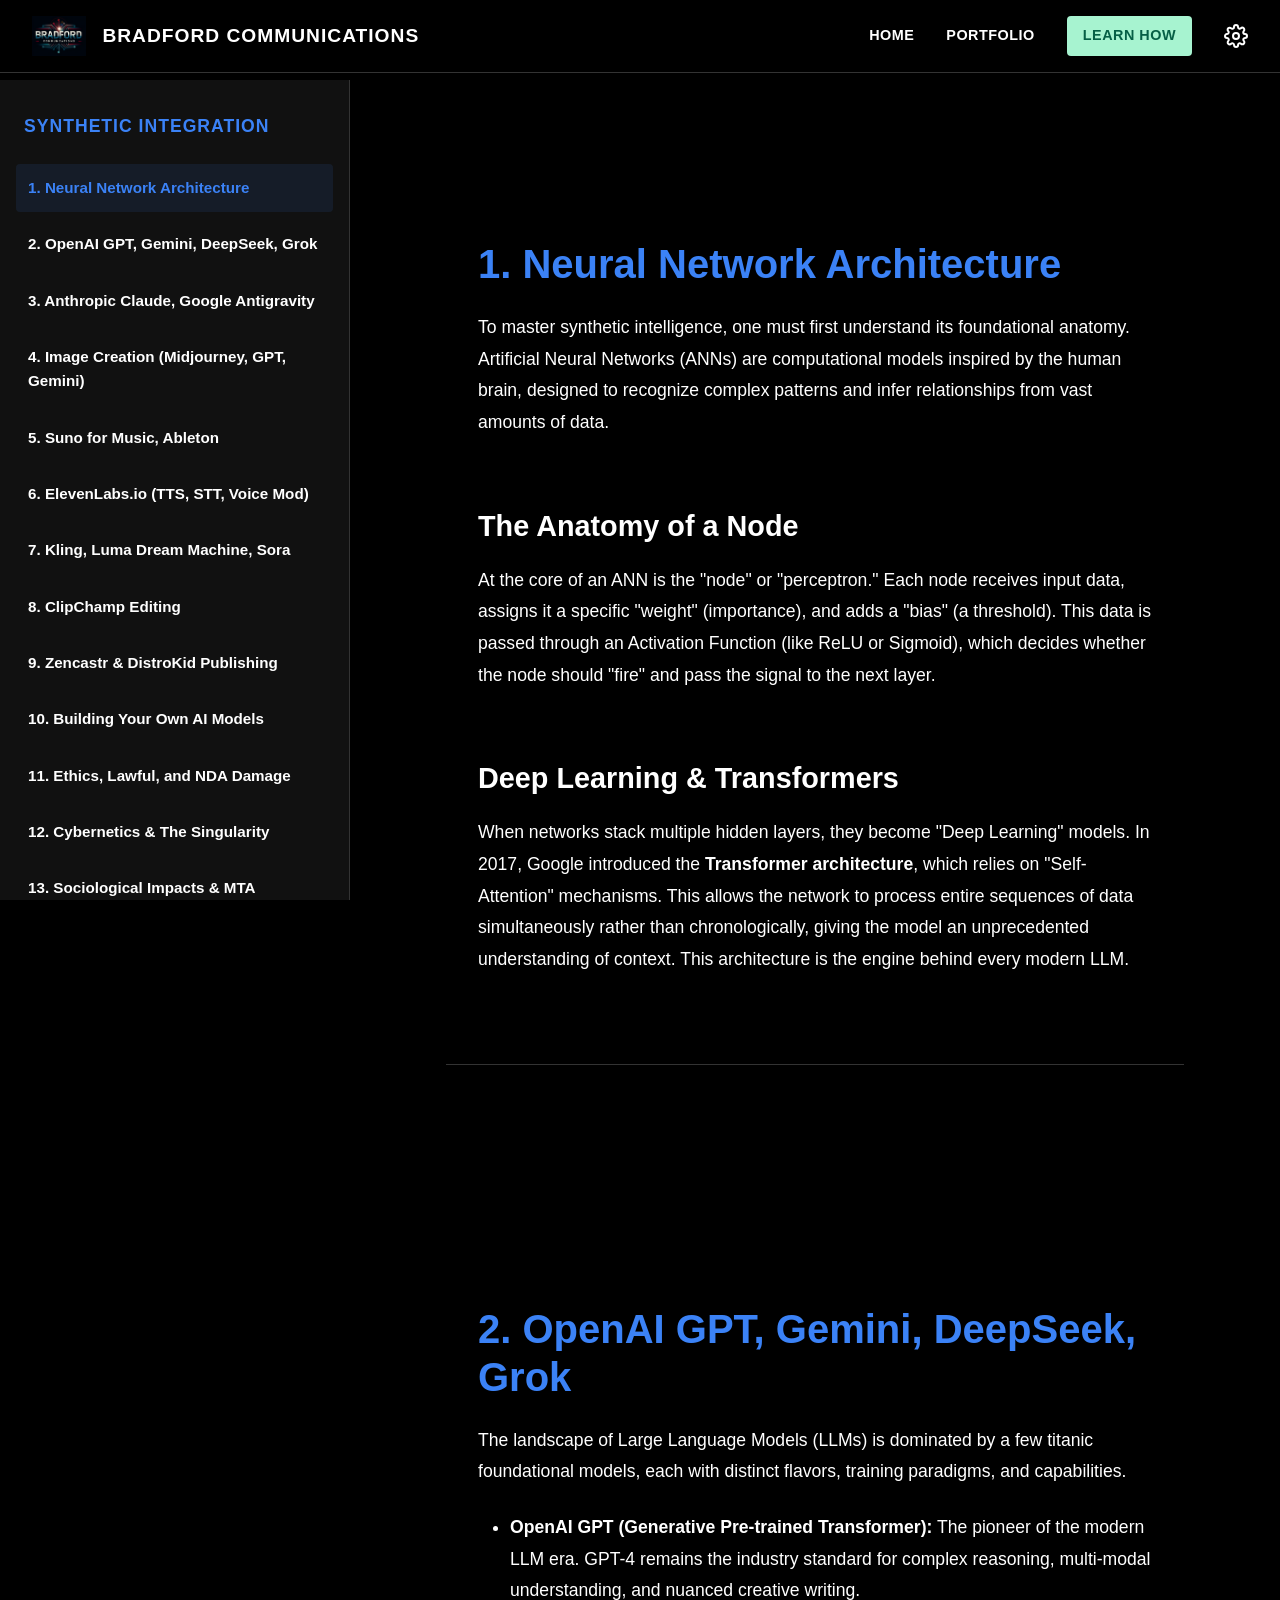
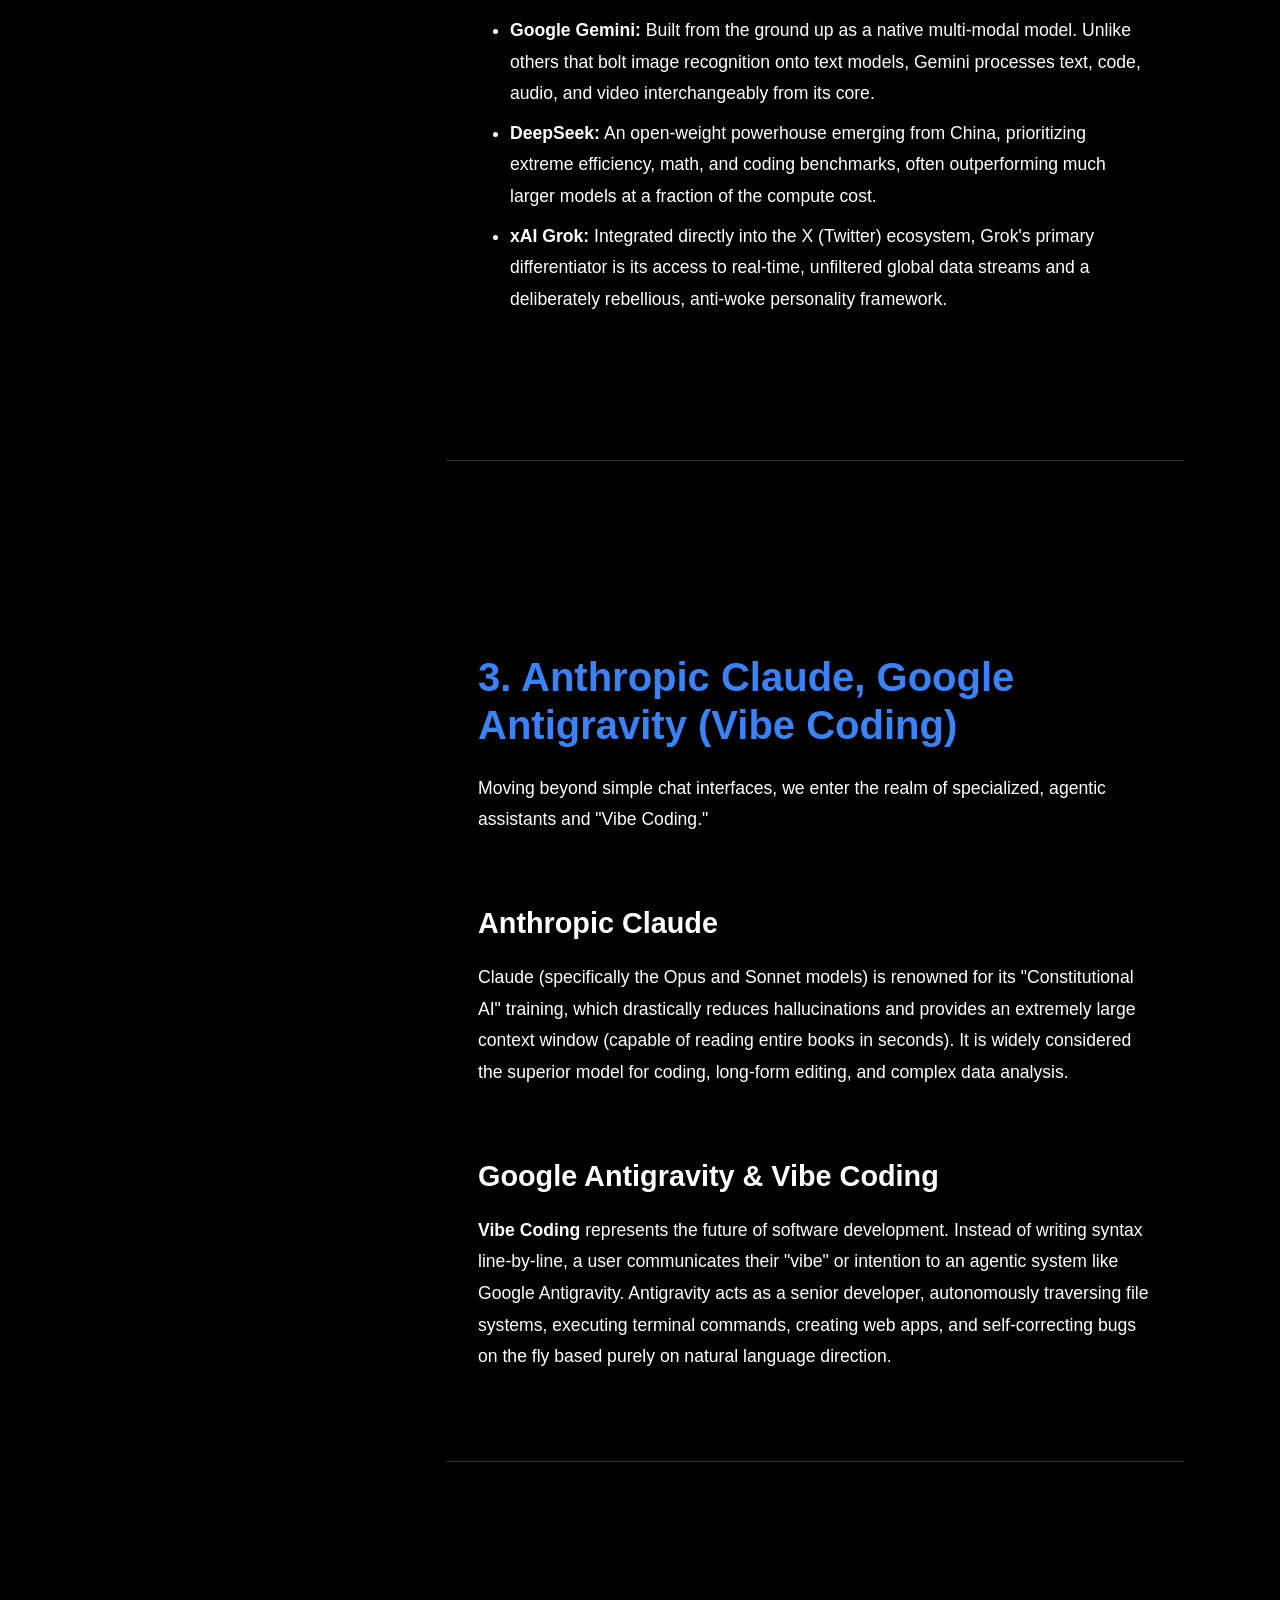
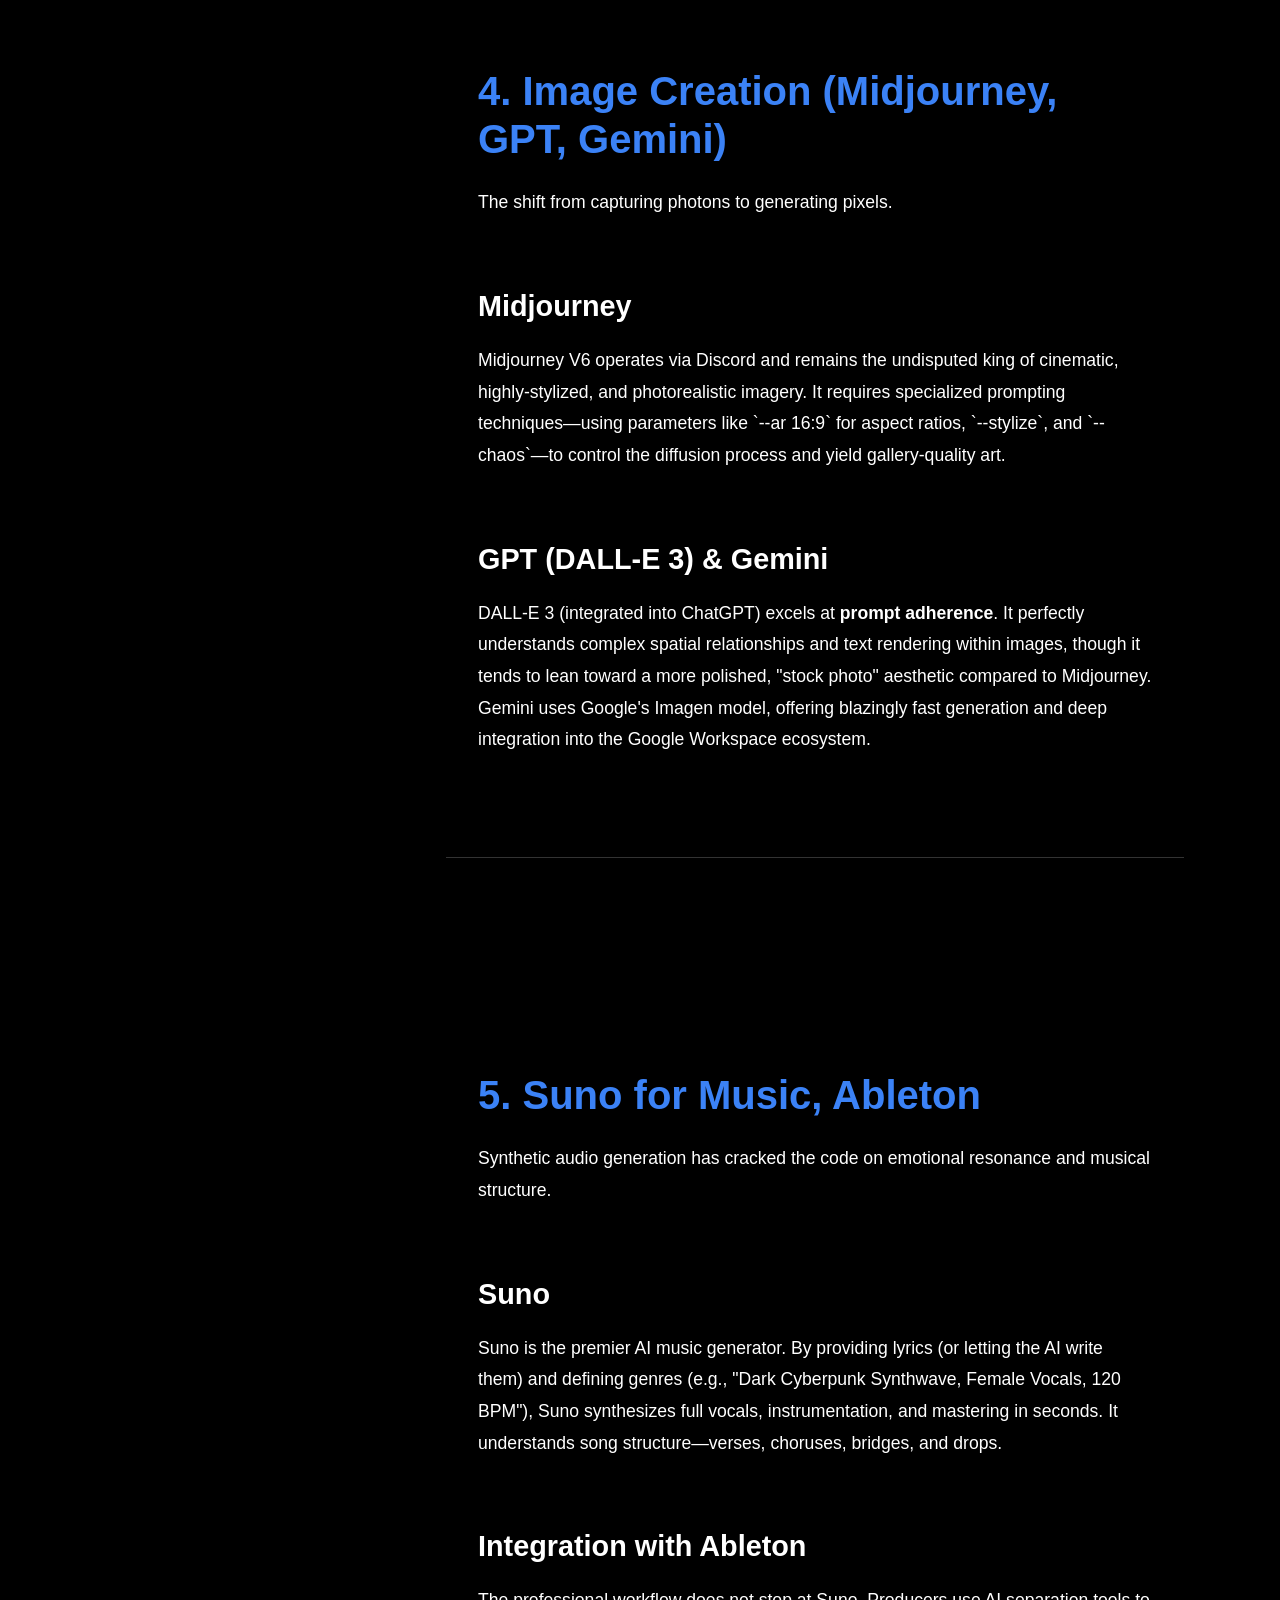
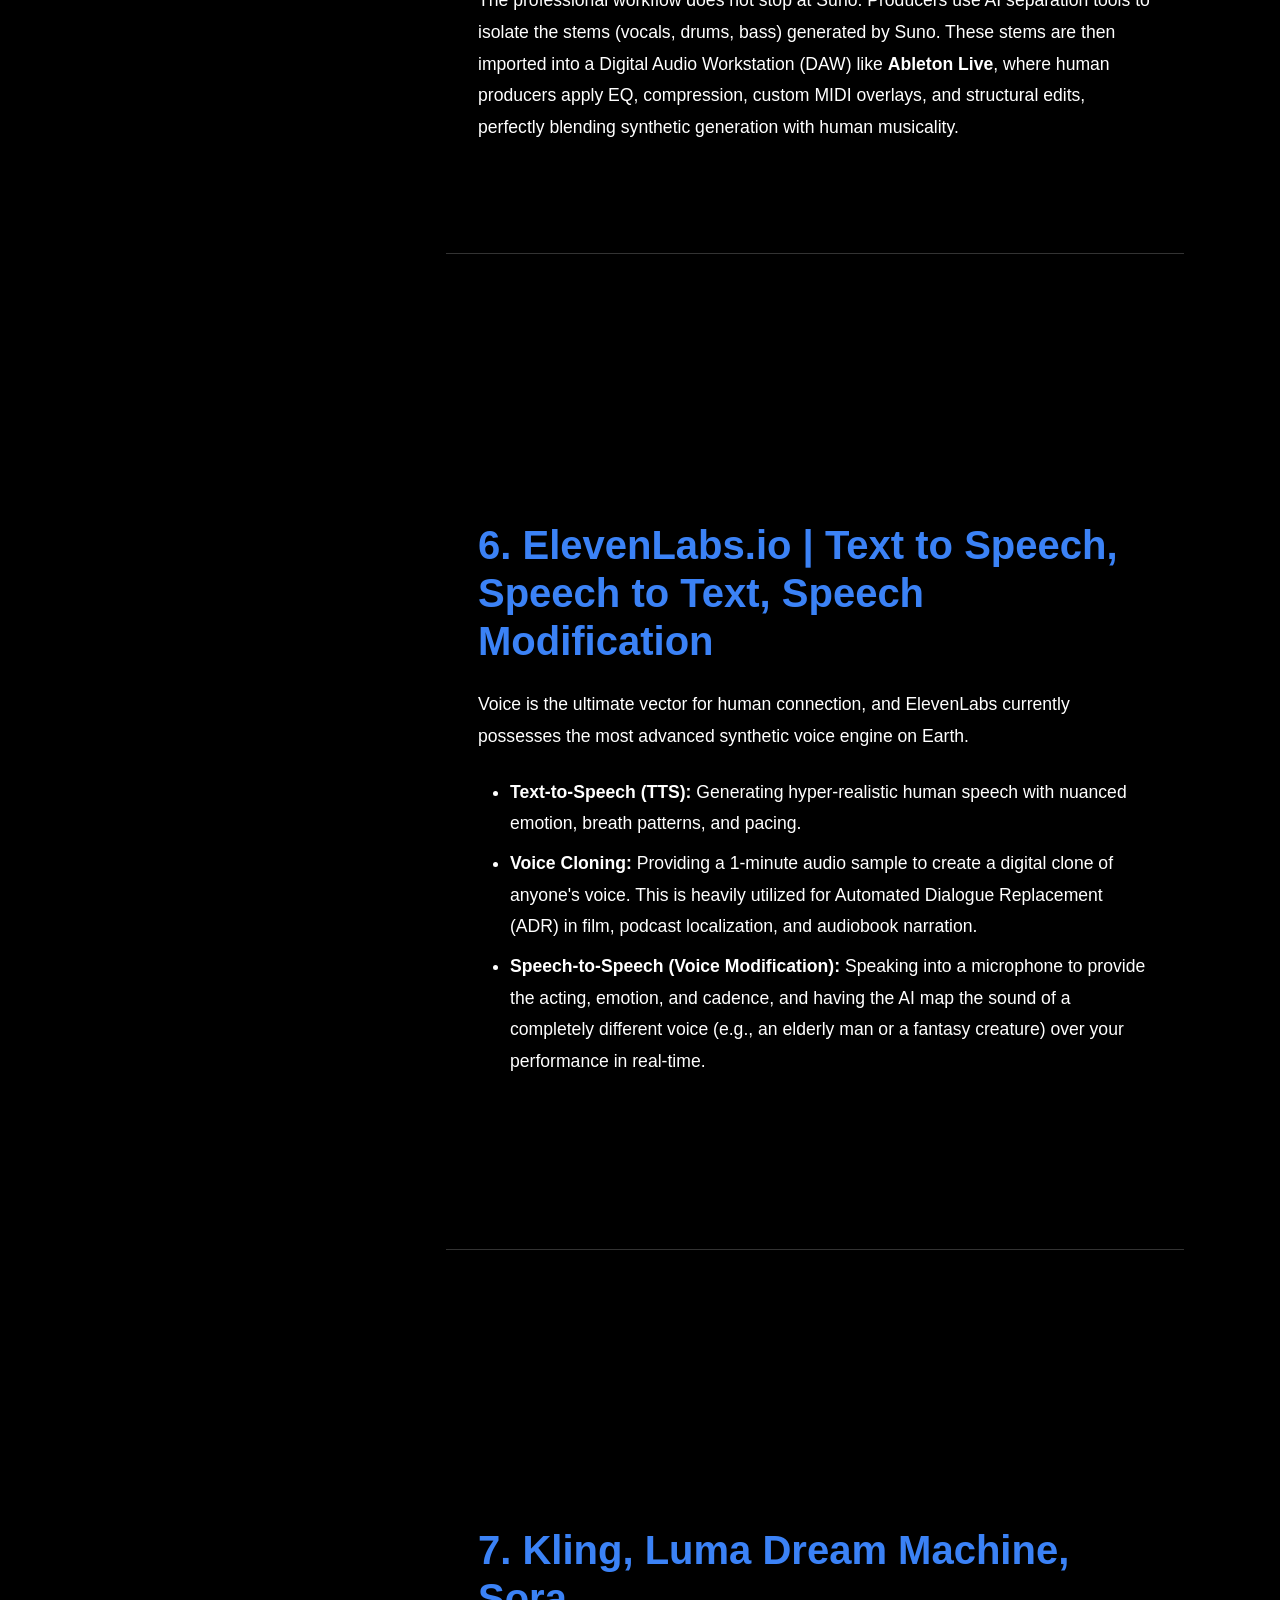
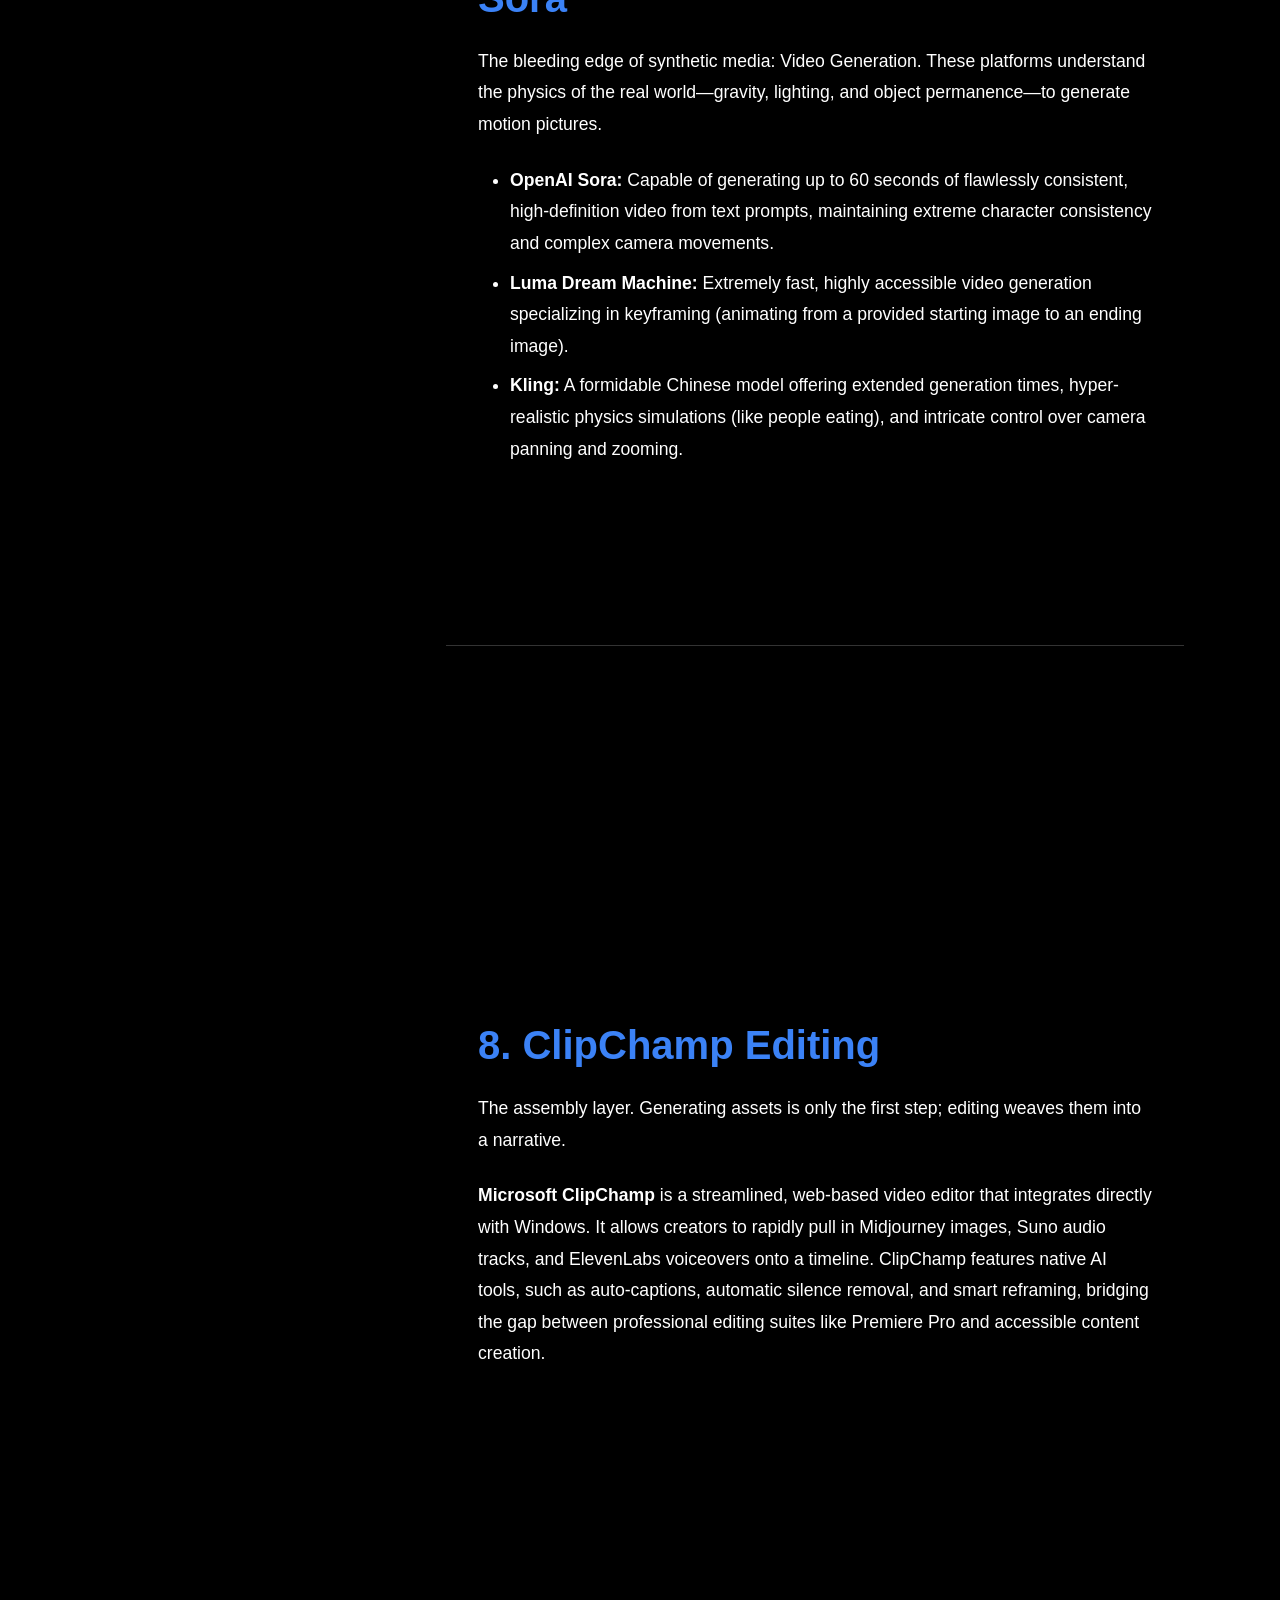
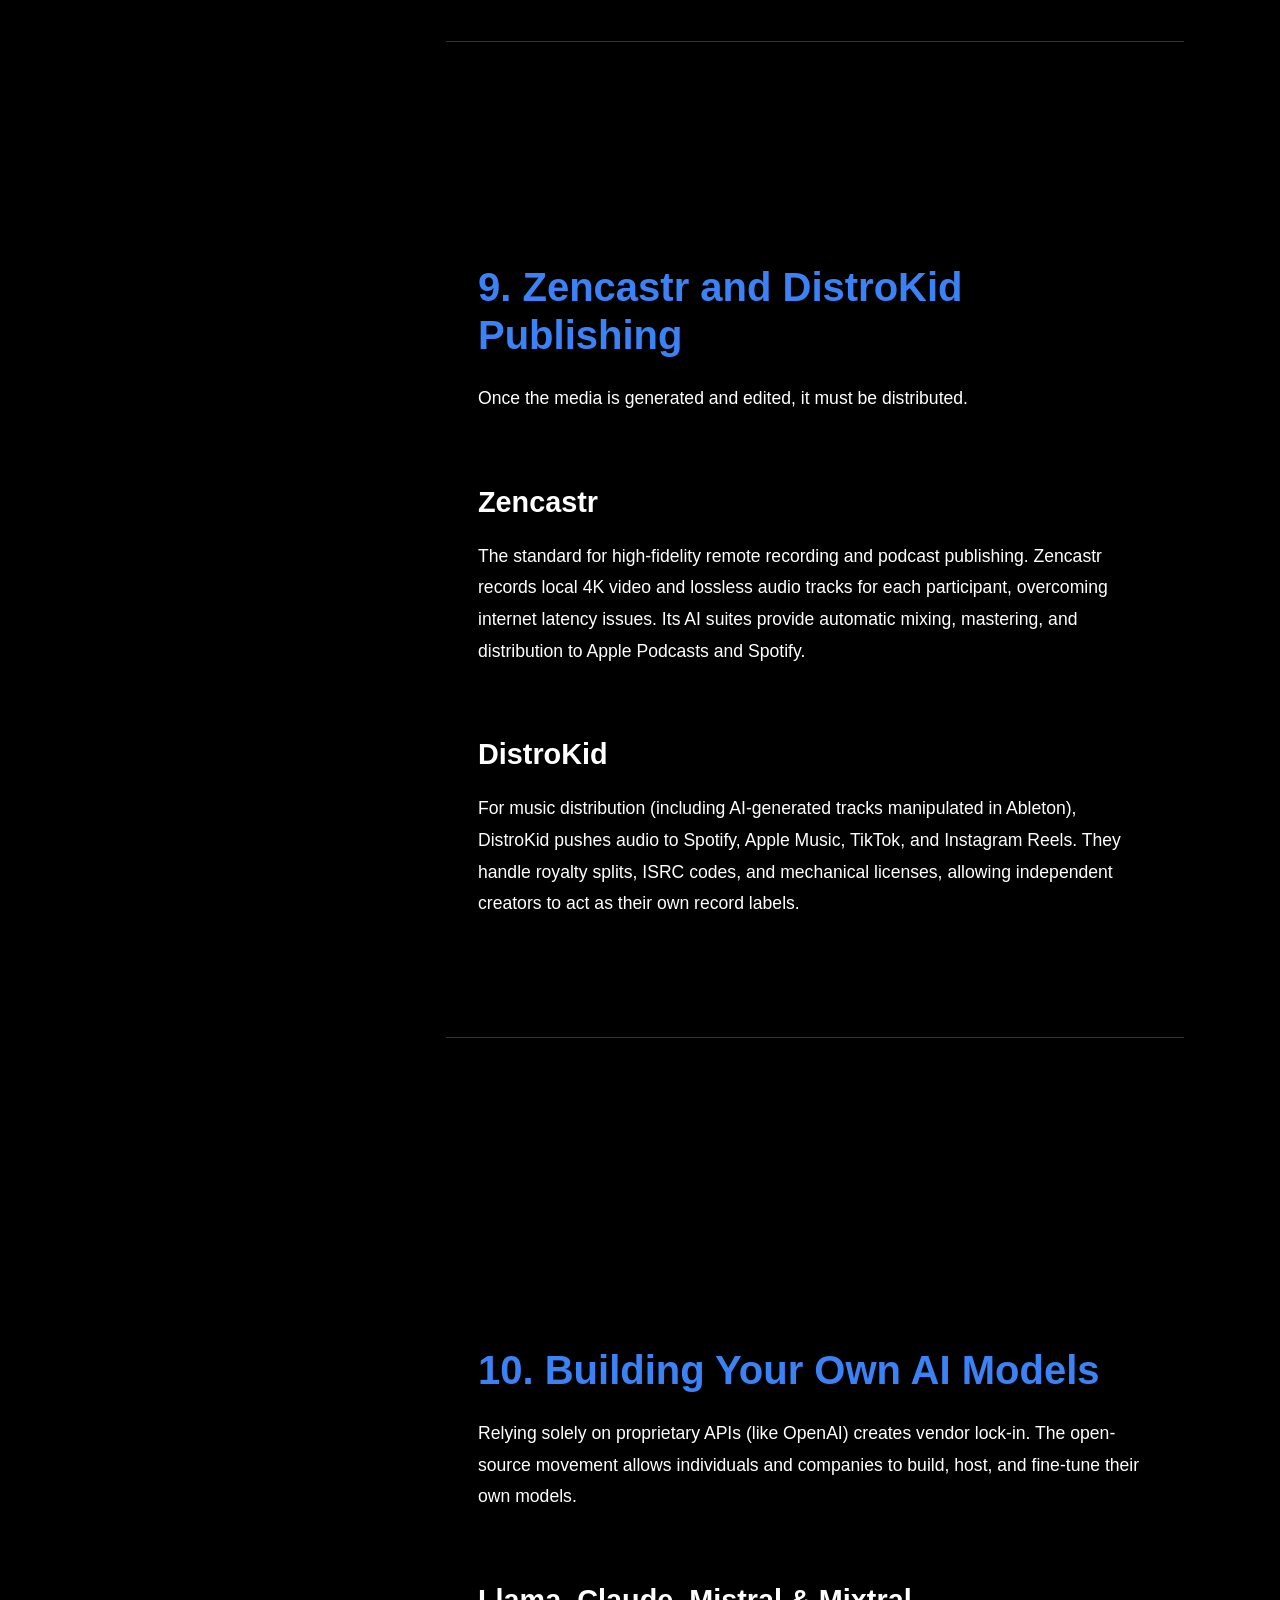
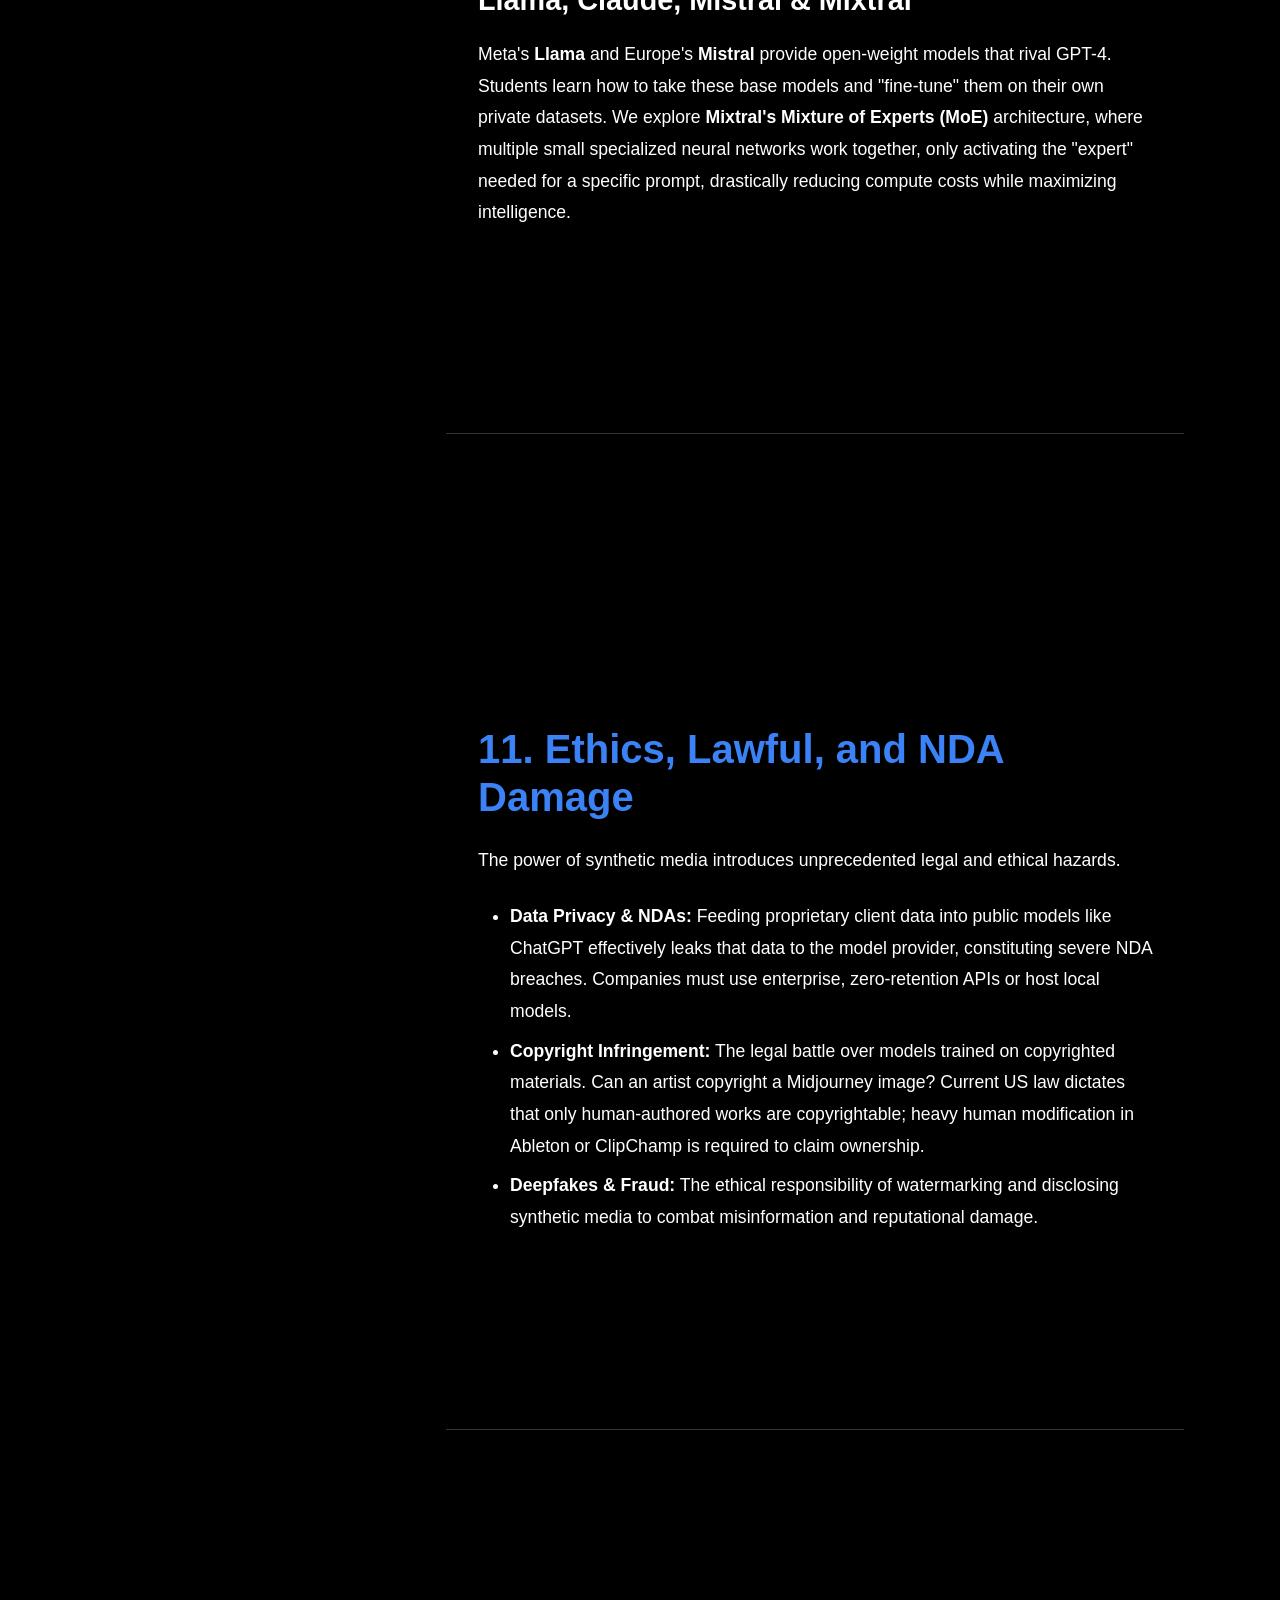
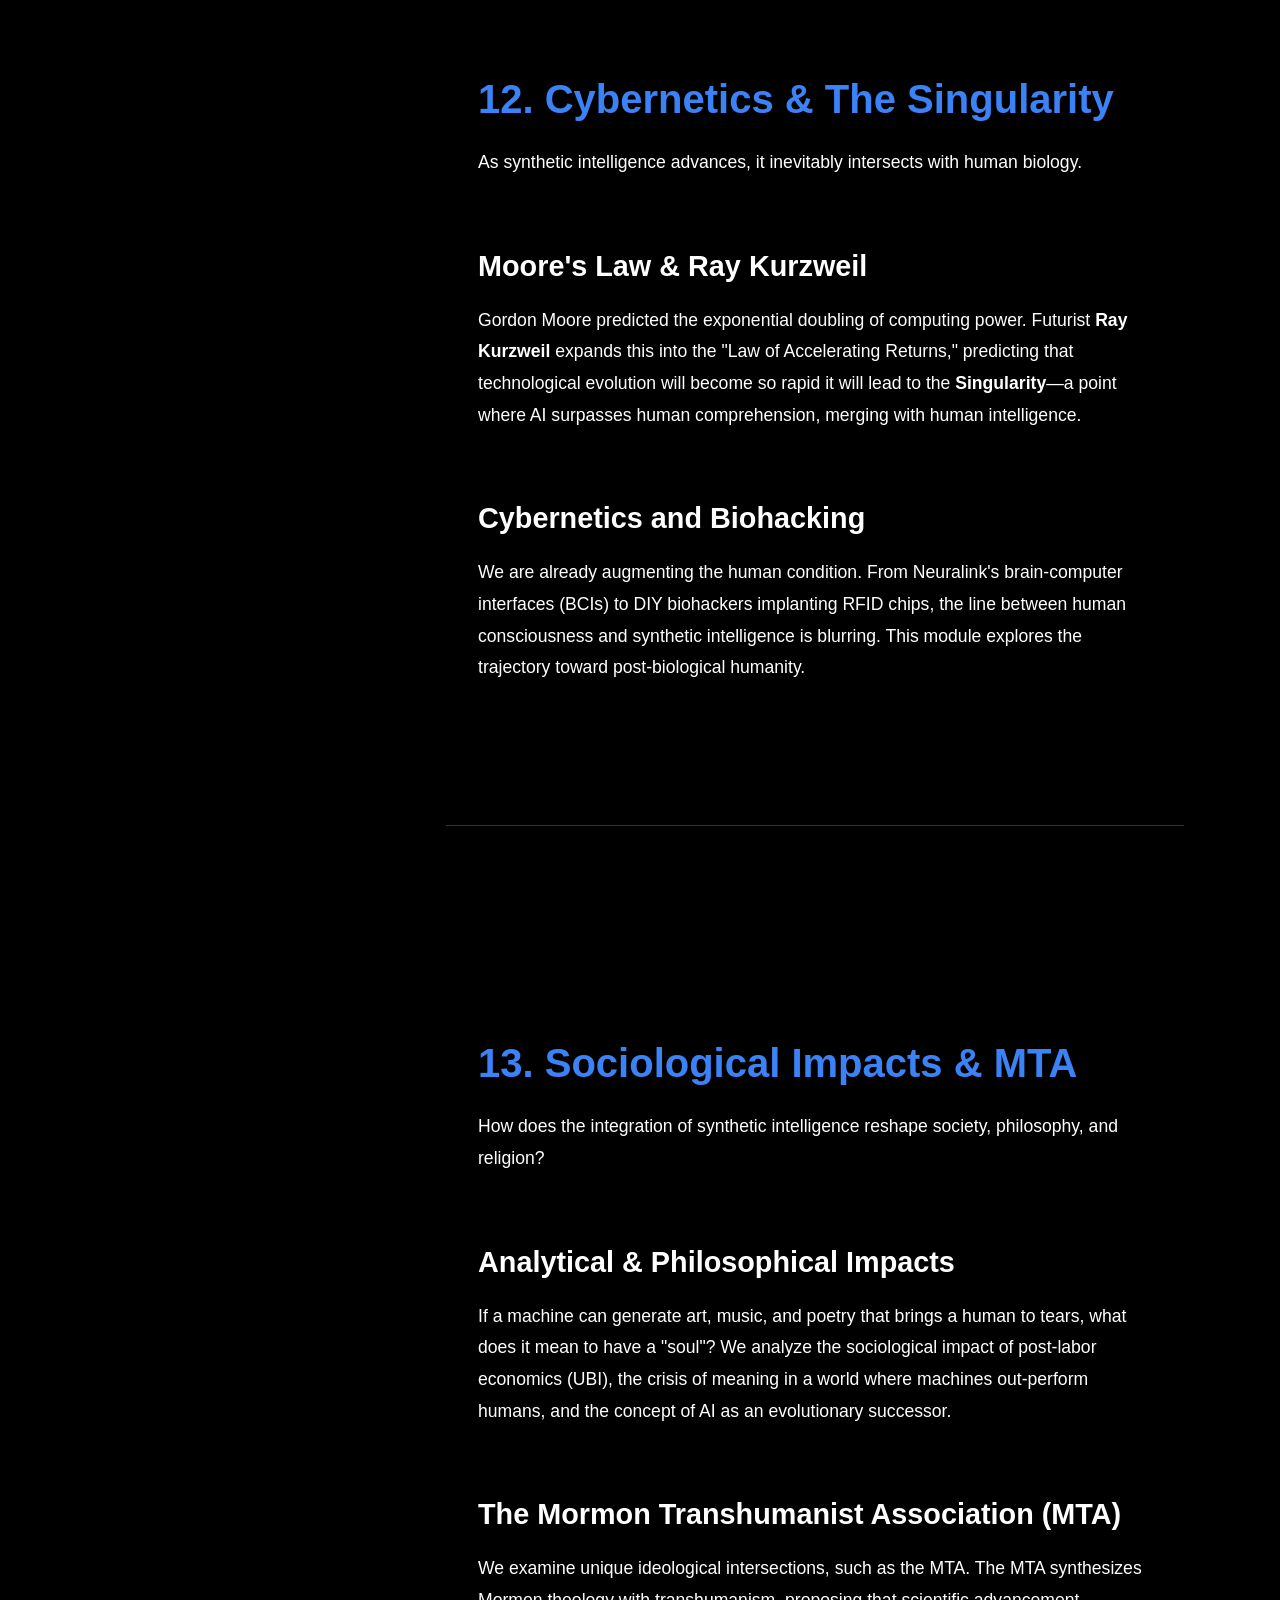
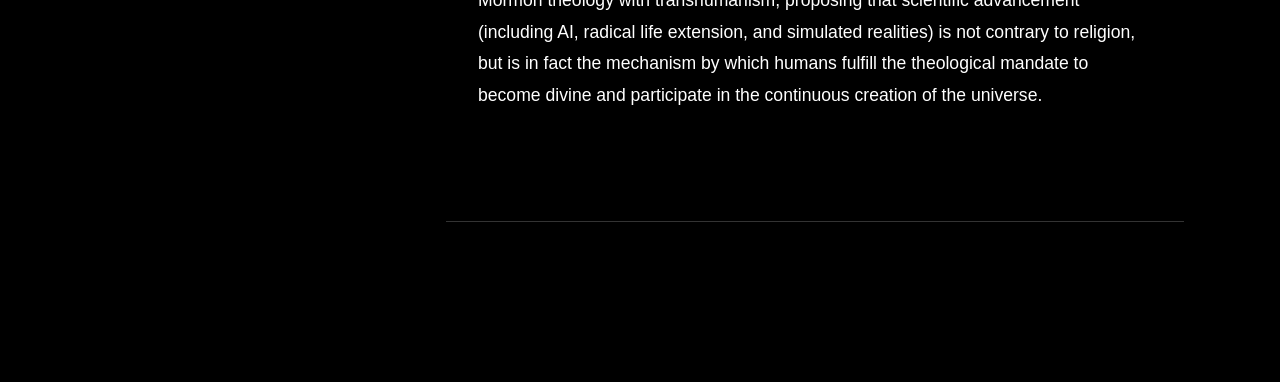
<file: curriculum.html>
<!DOCTYPE html>
<html lang="en">
<head>
    <meta charset="UTF-8">
    <meta name="viewport" content="width=device-width, initial-scale=1.0">
    <title>Synthetic Intelligence Integration - Bradford Communications LLC</title>
    <link rel="stylesheet" href="style.css">
    <link rel="icon" type="image/png" href="assets/logo.png">
    <style>
        body {
            font-family: Arial, Helvetica, sans-serif !important;
        }
        
        .curriculum-layout {
            display: flex;
            margin-top: 80px;
            min-height: calc(100vh - 80px);
        }

        .curriculum-sidebar {
            width: 350px;
            background-color: var(--card-bg);
            border-right: 1px solid var(--border-color);
            position: fixed;
            height: calc(100vh - 80px);
            overflow-y: auto;
            padding: 2rem 1rem;
            z-index: 10;
        }

        .curriculum-sidebar h3 {
            margin-bottom: 1.5rem;
            color: var(--primary-color);
            text-transform: uppercase;
            font-size: 1.1rem;
            letter-spacing: 1px;
            padding-left: 0.5rem;
        }

        .curriculum-sidebar ul {
            list-style: none;
            display: flex;
            flex-direction: column;
            gap: 0.5rem;
            padding-left: 0;
        }

        .curriculum-sidebar a {
            font-weight: bold;
            font-size: 0.95rem;
            display: block;
            padding: 0.75rem;
            border-radius: 4px;
            transition: background-color 0.2s;
            text-decoration: none;
            color: var(--text-color);
        }

        .curriculum-sidebar a:hover, .curriculum-sidebar a.active {
            background-color: rgba(59, 130, 246, 0.1);
            color: var(--primary-color);
        }

        .curriculum-content-area {
            margin-left: 350px;
            padding: 4rem 6rem;
            max-width: 1000px;
            width: 100%;
        }

        .module-section {
            margin-bottom: 6rem;
            padding-bottom: 4rem;
            border-bottom: 1px solid var(--border-color);
        }

        .module-section h1 {
            font-size: 2.5rem;
            margin-bottom: 1.5rem;
            color: var(--primary-color);
            line-height: 1.2;
        }

        .module-section h2 {
            font-size: 1.8rem;
            margin-top: 2.5rem;
            margin-bottom: 1rem;
        }

        .module-section p {
            font-size: 1.1rem;
            line-height: 1.8;
            margin-bottom: 1.5rem;
        }

        .module-section ul {
            margin-left: 2rem;
            margin-bottom: 1.5rem;
            font-size: 1.1rem;
            line-height: 1.8;
        }

        .module-section li {
            margin-bottom: 0.5rem;
        }

        @media (max-width: 900px) {
            .curriculum-layout {
                flex-direction: column;
            }
            .curriculum-sidebar {
                width: 100%;
                position: relative;
                height: auto;
                border-right: none;
                border-bottom: 1px solid var(--border-color);
            }
            .curriculum-content-area {
                margin-left: 0;
                padding: 2rem;
            }
            .module-section h1 {
                font-size: 2.2rem;
            }
        }
    </style>
</head>
<body>
    <header class="site-header">
        <div class="logo-container">
            <a href="index.html" style="display:flex; align-items:center; gap:1rem; text-decoration:none;">
                <img src="assets/logo.png" alt="Bradford Communications Logo" class="logo" id="site-logo">
                <span class="logo-text">BRADFORD COMMUNICATIONS</span>
            </a>
        </div>
        <nav class="main-nav">
            <a href="index.html#hero">Home</a>
            <a href="index.html#portfolio">Portfolio</a>
            <a href="curriculum.html" class="nav-btn-green">Learn How</a>
            <button id="theme-toggle" class="theme-toggle-btn" aria-label="Toggle Light/Dark Mode">
                <svg xmlns="http://www.w3.org/2000/svg" width="24" height="24" viewBox="0 0 24 24" fill="none" stroke="currentColor" stroke-width="2" stroke-linecap="round" stroke-linejoin="round">
                    <circle cx="12" cy="12" r="3"></circle>
                    <path d="M19.4 15a1.65 1.65 0 0 0 .33 1.82l.06.06a2 2 0 0 1 0 2.83 2 2 0 0 1-2.83 0l-.06-.06a1.65 1.65 0 0 0-1.82-.33 1.65 1.65 0 0 0-1 1.51V21a2 2 0 0 1-2 2 2 2 0 0 1-2-2v-.09A1.65 1.65 0 0 0 9 19.4a1.65 1.65 0 0 0-1.82.33l-.06.06a2 2 0 0 1-2.83 0 2 2 0 0 1 0-2.83l.06-.06a1.65 1.65 0 0 0 .33-1.82 1.65 1.65 0 0 0-1.51-1H3a2 2 0 0 1-2-2 2 2 0 0 1 2-2h.09A1.65 1.65 0 0 0 4.6 9a1.65 1.65 0 0 0-.33-1.82l-.06-.06a2 2 0 0 1 0-2.83 2 2 0 0 1 2.83 0l.06.06a1.65 1.65 0 0 0 1.82.33H9a1.65 1.65 0 0 0 1-1.51V3a2 2 0 0 1 2-2 2 2 0 0 1 2 2v.09a1.65 1.65 0 0 0 1 1.51 1.65 1.65 0 0 0 1.82-.33l.06-.06a2 2 0 0 1 2.83 0 2 2 0 0 1 0 2.83l-.06.06a1.65 1.65 0 0 0-.33 1.82V9a1.65 1.65 0 0 0 1.51 1H21a2 2 0 0 1 2 2 2 2 0 0 1-2 2h-.09a1.65 1.65 0 0 0-1.51 1z"></path>
                </svg>
            </button>
        </nav>
    </header>

    <div class="curriculum-layout">
        <aside class="curriculum-sidebar">
            <h3>Synthetic Integration</h3>
            <ul id="curriculum-nav">
                <li><a href="#mod-1" class="active">1. Neural Network Architecture</a></li>
                <li><a href="#mod-2">2. OpenAI GPT, Gemini, DeepSeek, Grok</a></li>
                <li><a href="#mod-3">3. Anthropic Claude, Google Antigravity</a></li>
                <li><a href="#mod-4">4. Image Creation (Midjourney, GPT, Gemini)</a></li>
                <li><a href="#mod-5">5. Suno for Music, Ableton</a></li>
                <li><a href="#mod-6">6. ElevenLabs.io (TTS, STT, Voice Mod)</a></li>
                <li><a href="#mod-7">7. Kling, Luma Dream Machine, Sora</a></li>
                <li><a href="#mod-8">8. ClipChamp Editing</a></li>
                <li><a href="#mod-9">9. Zencastr & DistroKid Publishing</a></li>
                <li><a href="#mod-10">10. Building Your Own AI Models</a></li>
                <li><a href="#mod-11">11. Ethics, Lawful, and NDA Damage</a></li>
                <li><a href="#mod-12">12. Cybernetics & The Singularity</a></li>
                <li><a href="#mod-13">13. Sociological Impacts & MTA</a></li>
            </ul>
        </aside>

        <main class="curriculum-content-area">
            
            <section id="mod-1" class="module-section">
                <h1>1. Neural Network Architecture</h1>
                <p>To master synthetic intelligence, one must first understand its foundational anatomy. Artificial Neural Networks (ANNs) are computational models inspired by the human brain, designed to recognize complex patterns and infer relationships from vast amounts of data.</p>
                <h2>The Anatomy of a Node</h2>
                <p>At the core of an ANN is the "node" or "perceptron." Each node receives input data, assigns it a specific "weight" (importance), and adds a "bias" (a threshold). This data is passed through an Activation Function (like ReLU or Sigmoid), which decides whether the node should "fire" and pass the signal to the next layer.</p>
                <h2>Deep Learning & Transformers</h2>
                <p>When networks stack multiple hidden layers, they become "Deep Learning" models. In 2017, Google introduced the <strong>Transformer architecture</strong>, which relies on "Self-Attention" mechanisms. This allows the network to process entire sequences of data simultaneously rather than chronologically, giving the model an unprecedented understanding of context. This architecture is the engine behind every modern LLM.</p>
            </section>

            <section id="mod-2" class="module-section">
                <h1>2. OpenAI GPT, Gemini, DeepSeek, Grok</h1>
                <p>The landscape of Large Language Models (LLMs) is dominated by a few titanic foundational models, each with distinct flavors, training paradigms, and capabilities.</p>
                <ul>
                    <li><strong>OpenAI GPT (Generative Pre-trained Transformer):</strong> The pioneer of the modern LLM era. GPT-4 remains the industry standard for complex reasoning, multi-modal understanding, and nuanced creative writing.</li>
                    <li><strong>Google Gemini:</strong> Built from the ground up as a native multi-modal model. Unlike others that bolt image recognition onto text models, Gemini processes text, code, audio, and video interchangeably from its core.</li>
                    <li><strong>DeepSeek:</strong> An open-weight powerhouse emerging from China, prioritizing extreme efficiency, math, and coding benchmarks, often outperforming much larger models at a fraction of the compute cost.</li>
                    <li><strong>xAI Grok:</strong> Integrated directly into the X (Twitter) ecosystem, Grok's primary differentiator is its access to real-time, unfiltered global data streams and a deliberately rebellious, anti-woke personality framework.</li>
                </ul>
            </section>

            <section id="mod-3" class="module-section">
                <h1>3. Anthropic Claude, Google Antigravity (Vibe Coding)</h1>
                <p>Moving beyond simple chat interfaces, we enter the realm of specialized, agentic assistants and "Vibe Coding."</p>
                <h2>Anthropic Claude</h2>
                <p>Claude (specifically the Opus and Sonnet models) is renowned for its "Constitutional AI" training, which drastically reduces hallucinations and provides an extremely large context window (capable of reading entire books in seconds). It is widely considered the superior model for coding, long-form editing, and complex data analysis.</p>
                <h2>Google Antigravity & Vibe Coding</h2>
                <p><strong>Vibe Coding</strong> represents the future of software development. Instead of writing syntax line-by-line, a user communicates their "vibe" or intention to an agentic system like Google Antigravity. Antigravity acts as a senior developer, autonomously traversing file systems, executing terminal commands, creating web apps, and self-correcting bugs on the fly based purely on natural language direction.</p>
            </section>

            <section id="mod-4" class="module-section">
                <h1>4. Image Creation (Midjourney, GPT, Gemini)</h1>
                <p>The shift from capturing photons to generating pixels.</p>
                <h2>Midjourney</h2>
                <p>Midjourney V6 operates via Discord and remains the undisputed king of cinematic, highly-stylized, and photorealistic imagery. It requires specialized prompting techniques—using parameters like `--ar 16:9` for aspect ratios, `--stylize`, and `--chaos`—to control the diffusion process and yield gallery-quality art.</p>
                <h2>GPT (DALL-E 3) & Gemini</h2>
                <p>DALL-E 3 (integrated into ChatGPT) excels at <strong>prompt adherence</strong>. It perfectly understands complex spatial relationships and text rendering within images, though it tends to lean toward a more polished, "stock photo" aesthetic compared to Midjourney. Gemini uses Google's Imagen model, offering blazingly fast generation and deep integration into the Google Workspace ecosystem.</p>
            </section>

            <section id="mod-5" class="module-section">
                <h1>5. Suno for Music, Ableton</h1>
                <p>Synthetic audio generation has cracked the code on emotional resonance and musical structure.</p>
                <h2>Suno</h2>
                <p>Suno is the premier AI music generator. By providing lyrics (or letting the AI write them) and defining genres (e.g., "Dark Cyberpunk Synthwave, Female Vocals, 120 BPM"), Suno synthesizes full vocals, instrumentation, and mastering in seconds. It understands song structure—verses, choruses, bridges, and drops.</p>
                <h2>Integration with Ableton</h2>
                <p>The professional workflow does not stop at Suno. Producers use AI separation tools to isolate the stems (vocals, drums, bass) generated by Suno. These stems are then imported into a Digital Audio Workstation (DAW) like <strong>Ableton Live</strong>, where human producers apply EQ, compression, custom MIDI overlays, and structural edits, perfectly blending synthetic generation with human musicality.</p>
            </section>

            <section id="mod-6" class="module-section">
                <h1>6. ElevenLabs.io | Text to Speech, Speech to Text, Speech Modification</h1>
                <p>Voice is the ultimate vector for human connection, and ElevenLabs currently possesses the most advanced synthetic voice engine on Earth.</p>
                <ul>
                    <li><strong>Text-to-Speech (TTS):</strong> Generating hyper-realistic human speech with nuanced emotion, breath patterns, and pacing.</li>
                    <li><strong>Voice Cloning:</strong> Providing a 1-minute audio sample to create a digital clone of anyone's voice. This is heavily utilized for Automated Dialogue Replacement (ADR) in film, podcast localization, and audiobook narration.</li>
                    <li><strong>Speech-to-Speech (Voice Modification):</strong> Speaking into a microphone to provide the acting, emotion, and cadence, and having the AI map the sound of a completely different voice (e.g., an elderly man or a fantasy creature) over your performance in real-time.</li>
                </ul>
            </section>

            <section id="mod-7" class="module-section">
                <h1>7. Kling, Luma Dream Machine, Sora</h1>
                <p>The bleeding edge of synthetic media: Video Generation. These platforms understand the physics of the real world—gravity, lighting, and object permanence—to generate motion pictures.</p>
                <ul>
                    <li><strong>OpenAI Sora:</strong> Capable of generating up to 60 seconds of flawlessly consistent, high-definition video from text prompts, maintaining extreme character consistency and complex camera movements.</li>
                    <li><strong>Luma Dream Machine:</strong> Extremely fast, highly accessible video generation specializing in keyframing (animating from a provided starting image to an ending image).</li>
                    <li><strong>Kling:</strong> A formidable Chinese model offering extended generation times, hyper-realistic physics simulations (like people eating), and intricate control over camera panning and zooming.</li>
                </ul>
            </section>

            <section id="mod-8" class="module-section">
                <h1>8. ClipChamp Editing</h1>
                <p>The assembly layer. Generating assets is only the first step; editing weaves them into a narrative.</p>
                <p><strong>Microsoft ClipChamp</strong> is a streamlined, web-based video editor that integrates directly with Windows. It allows creators to rapidly pull in Midjourney images, Suno audio tracks, and ElevenLabs voiceovers onto a timeline. ClipChamp features native AI tools, such as auto-captions, automatic silence removal, and smart reframing, bridging the gap between professional editing suites like Premiere Pro and accessible content creation.</p>
            </section>

            <section id="mod-9" class="module-section">
                <h1>9. Zencastr and DistroKid Publishing</h1>
                <p>Once the media is generated and edited, it must be distributed.</p>
                <h2>Zencastr</h2>
                <p>The standard for high-fidelity remote recording and podcast publishing. Zencastr records local 4K video and lossless audio tracks for each participant, overcoming internet latency issues. Its AI suites provide automatic mixing, mastering, and distribution to Apple Podcasts and Spotify.</p>
                <h2>DistroKid</h2>
                <p>For music distribution (including AI-generated tracks manipulated in Ableton), DistroKid pushes audio to Spotify, Apple Music, TikTok, and Instagram Reels. They handle royalty splits, ISRC codes, and mechanical licenses, allowing independent creators to act as their own record labels.</p>
            </section>

            <section id="mod-10" class="module-section">
                <h1>10. Building Your Own AI Models</h1>
                <p>Relying solely on proprietary APIs (like OpenAI) creates vendor lock-in. The open-source movement allows individuals and companies to build, host, and fine-tune their own models.</p>
                <h2>Llama, Claude, Mistral & Mixtral</h2>
                <p>Meta's <strong>Llama</strong> and Europe's <strong>Mistral</strong> provide open-weight models that rival GPT-4. Students learn how to take these base models and "fine-tune" them on their own private datasets. We explore <strong>Mixtral's Mixture of Experts (MoE)</strong> architecture, where multiple small specialized neural networks work together, only activating the "expert" needed for a specific prompt, drastically reducing compute costs while maximizing intelligence.</p>
            </section>

            <section id="mod-11" class="module-section">
                <h1>11. Ethics, Lawful, and NDA Damage</h1>
                <p>The power of synthetic media introduces unprecedented legal and ethical hazards.</p>
                <ul>
                    <li><strong>Data Privacy & NDAs:</strong> Feeding proprietary client data into public models like ChatGPT effectively leaks that data to the model provider, constituting severe NDA breaches. Companies must use enterprise, zero-retention APIs or host local models.</li>
                    <li><strong>Copyright Infringement:</strong> The legal battle over models trained on copyrighted materials. Can an artist copyright a Midjourney image? Current US law dictates that only human-authored works are copyrightable; heavy human modification in Ableton or ClipChamp is required to claim ownership.</li>
                    <li><strong>Deepfakes & Fraud:</strong> The ethical responsibility of watermarking and disclosing synthetic media to combat misinformation and reputational damage.</li>
                </ul>
            </section>

            <section id="mod-12" class="module-section">
                <h1>12. Cybernetics & The Singularity</h1>
                <p>As synthetic intelligence advances, it inevitably intersects with human biology.</p>
                <h2>Moore's Law & Ray Kurzweil</h2>
                <p>Gordon Moore predicted the exponential doubling of computing power. Futurist <strong>Ray Kurzweil</strong> expands this into the "Law of Accelerating Returns," predicting that technological evolution will become so rapid it will lead to the <strong>Singularity</strong>—a point where AI surpasses human comprehension, merging with human intelligence.</p>
                <h2>Cybernetics and Biohacking</h2>
                <p>We are already augmenting the human condition. From Neuralink's brain-computer interfaces (BCIs) to DIY biohackers implanting RFID chips, the line between human consciousness and synthetic intelligence is blurring. This module explores the trajectory toward post-biological humanity.</p>
            </section>

            <section id="mod-13" class="module-section">
                <h1>13. Sociological Impacts & MTA</h1>
                <p>How does the integration of synthetic intelligence reshape society, philosophy, and religion?</p>
                <h2>Analytical & Philosophical Impacts</h2>
                <p>If a machine can generate art, music, and poetry that brings a human to tears, what does it mean to have a "soul"? We analyze the sociological impact of post-labor economics (UBI), the crisis of meaning in a world where machines out-perform humans, and the concept of AI as an evolutionary successor.</p>
                <h2>The Mormon Transhumanist Association (MTA)</h2>
                <p>We examine unique ideological intersections, such as the MTA. The MTA synthesizes Mormon theology with transhumanism, proposing that scientific advancement (including AI, radical life extension, and simulated realities) is not contrary to religion, but is in fact the mechanism by which humans fulfill the theological mandate to become divine and participate in the continuous creation of the universe.</p>
            </section>

        </main>
    </div>

    <script src="script.js"></script>
    <script>
        document.addEventListener('DOMContentLoaded', () => {
            const sections = document.querySelectorAll('.module-section');
            const navLinks = document.querySelectorAll('#curriculum-nav a');

            window.addEventListener('scroll', () => {
                let current = '';
                sections.forEach(section => {
                    const sectionTop = section.offsetTop;
                    if (pageYOffset >= (sectionTop - 150)) {
                        current = section.getAttribute('id');
                    }
                });

                navLinks.forEach(link => {
                    link.classList.remove('active');
                    if (link.getAttribute('href') === `#${current}`) {
                        link.classList.add('active');
                    }
                });
            });
        });
    </script>
</body>
</html>
</file>
<file: style.css>
/* Base Variables & Theme (Dark by Default) */
:root {
    --bg-color: #000000;
    --text-color: #ffffff;
    --primary-color: #3b82f6;
    --nav-bg: rgba(0, 0, 0, 0.8);
    --card-bg: #111111;
    --border-color: #333333;
    --transition-speed: 0.3s;
}

/* Light Theme Overrides */
body.light-mode {
    --bg-color: #ffffff;
    --text-color: #000000;
    --nav-bg: rgba(255, 255, 255, 0.9);
    --card-bg: #f5f5f5;
    --border-color: #e5e5e5;
}

/* Global Reset & Base Styles */
* {
    margin: 0;
    padding: 0;
    box-sizing: border-box;
}

body {
    font-family: Arial, Helvetica, sans-serif;
    background-color: var(--bg-color);
    color: var(--text-color);
    line-height: 1.6;
    transition: background-color var(--transition-speed), color var(--transition-speed);
}

a {
    color: var(--text-color);
    text-decoration: none;
    transition: color 0.2s;
}

a:hover {
    color: var(--primary-color);
}

/* Header & Navigation */
.site-header {
    position: fixed;
    top: 0;
    width: 100%;
    display: flex;
    justify-content: space-between;
    align-items: center;
    padding: 1rem 2rem;
    background-color: var(--nav-bg);
    backdrop-filter: blur(10px);
    z-index: 1000;
    border-bottom: 1px solid var(--border-color);
}

.logo-container {
    display: flex;
    align-items: center;
    gap: 1rem;
}

.logo {
    height: 40px;
    width: auto;
}

.logo-text {
    font-weight: bold;
    font-size: 1.2rem;
    letter-spacing: 1px;
}

.main-nav {
    display: flex;
    align-items: center;
    gap: 2rem;
}

.main-nav a {
    font-size: 0.9rem;
    font-weight: bold;
    text-transform: uppercase;
    letter-spacing: 0.5px;
}

.main-nav a.nav-btn-green {
    background-color: #a7f3d0; /* Light green */
    color: #065f46; /* Dark green for contrast */
    padding: 0.5rem 1rem;
    border-radius: 4px;
    transition: background-color 0.2s, transform 0.2s;
}

.main-nav a.nav-btn-green:hover {
    background-color: #6ee7b7;
    color: #064e3b;
    transform: translateY(-2px);
}

.theme-toggle-btn {
    background: none;
    border: none;
    color: var(--text-color);
    cursor: pointer;
    display: flex;
    align-items: center;
    justify-content: center;
    transition: transform 0.3s;
}

.theme-toggle-btn:hover {
    transform: rotate(90deg);
}

/* Sections */
section {
    padding: 6rem 2rem;
    min-height: 100vh;
    display: flex;
    flex-direction: column;
    justify-content: center;
}

.section-container {
    max-width: 1200px;
    margin: 0 auto;
    width: 100%;
}

.section-title {
    font-size: 2.5rem;
    margin-bottom: 3rem;
    text-transform: uppercase;
    border-bottom: 2px solid var(--primary-color);
    display: inline-block;
    padding-bottom: 0.5rem;
}

/* Hero Section */
.hero-section {
    position: relative;
    align-items: center;
    text-align: center;
    overflow: hidden;
}

.hero-bg-video {
    position: absolute;
    top: 50%;
    left: 50%;
    min-width: 100%;
    min-height: 100%;
    width: auto;
    height: auto;
    transform: translateX(-50%) translateY(-50%);
    z-index: -2;
    transition: opacity 1s ease-in-out;
    opacity: 1;
}

.hero-bg-hidden {
    opacity: 0;
}

.hero-overlay {
    position: absolute;
    top: 0;
    left: 0;
    width: 100%;
    height: 100%;
    background-color: rgba(0, 0, 0, 0.6);
    z-index: -1;
}

.hero-content {
    position: relative;
    z-index: 1;
}

.hero-title {
    font-size: 4rem;
    margin-bottom: 1rem;
    letter-spacing: 2px;
}

.hero-subtitle {
    font-size: 1.5rem;
    margin-bottom: 2.5rem;
    opacity: 0.8;
}

.cta-button {
    display: inline-block;
    padding: 1rem 2rem;
    background-color: var(--primary-color);
    color: #ffffff; /* Always white text on primary button */
    font-weight: bold;
    border-radius: 4px;
    text-transform: uppercase;
    transition: background-color 0.2s, transform 0.2s;
}

.cta-button:hover {
    background-color: #2563eb;
    transform: translateY(-2px);
    color: #ffffff;
}

/* Portfolio Section */
.portfolio-category {
    margin-bottom: 4rem;
}

.category-title {
    font-size: 1.8rem;
    margin-bottom: 1.5rem;
    opacity: 0.9;
}

.video-grid {
    display: grid;
    grid-template-columns: repeat(auto-fit, minmax(300px, 1fr));
    gap: 2rem;
}

.quadrant-grid {
    display: grid;
    grid-template-columns: 1fr 1fr;
    gap: 2rem;
}

.media-card {
    background-color: var(--card-bg);
    border: 1px solid var(--border-color);
    border-radius: 8px;
    padding: 1rem;
    transition: transform 0.3s;
}

.media-card video, .audio-cover {
    width: 100%;
    aspect-ratio: 16/9;
    object-fit: cover;
    border-radius: 4px;
    margin-bottom: 1rem;
    border: 1px solid var(--border-color);
    background-color: #000;
}

.media-card:hover {
    transform: translateY(-5px);
}

.media-placeholder {
    width: 100%;
    aspect-ratio: 16 / 9;
    background-color: var(--bg-color);
    display: flex;
    align-items: center;
    justify-content: center;
    border-radius: 4px;
    margin-bottom: 1rem;
    border: 1px dashed var(--border-color);
}

.audio-list {
    display: flex;
    flex-direction: column;
    gap: 1.5rem;
}

.audio-track {
    background-color: var(--card-bg);
    padding: 1.5rem;
    border-radius: 8px;
    border: 1px solid var(--border-color);
    display: flex;
    flex-direction: column;
    gap: 1rem;
}

.track-name {
    font-weight: bold;
    font-size: 1.1rem;
}

/* Audio Player Dark Mode Fallback Styling */
audio {
    width: 100%;
    outline: none;
}

/* Curriculum Section */
.curriculum-intro {
    font-size: 1.2rem;
    margin-bottom: 2rem;
    max-width: 800px;
}

.module-list {
    display: grid;
    grid-template-columns: repeat(auto-fit, minmax(250px, 1fr));
    gap: 2rem;
}

.module-card {
    background-color: var(--card-bg);
    padding: 2rem;
    border-radius: 8px;
    border: 1px solid var(--border-color);
    transition: box-shadow 0.3s;
    text-decoration: none;
    color: inherit;
    display: block;
}

.module-card:hover {
    box-shadow: 0 10px 20px rgba(0,0,0,0.2);
}

.module-card h3 {
    margin-bottom: 1rem;
    color: var(--primary-color);
}

/* Contact / Footer */
.contact-section {
    min-height: 50vh;
    text-align: center;
}

.contact-info {
    font-size: 1.2rem;
}

.site-footer {
    text-align: center;
    padding: 2rem;
    background-color: var(--card-bg);
    border-top: 1px solid var(--border-color);
}

/* Responsive */
@media (max-width: 768px) {
    .main-nav {
        display: none; /* In a real app, add a hamburger menu here */
    }
    .hero-title {
        font-size: 2.5rem;
    }
    .logo-text {
        display: none;
    }
    .quadrant-grid {
        grid-template-columns: 1fr;
    }
}
</file>
